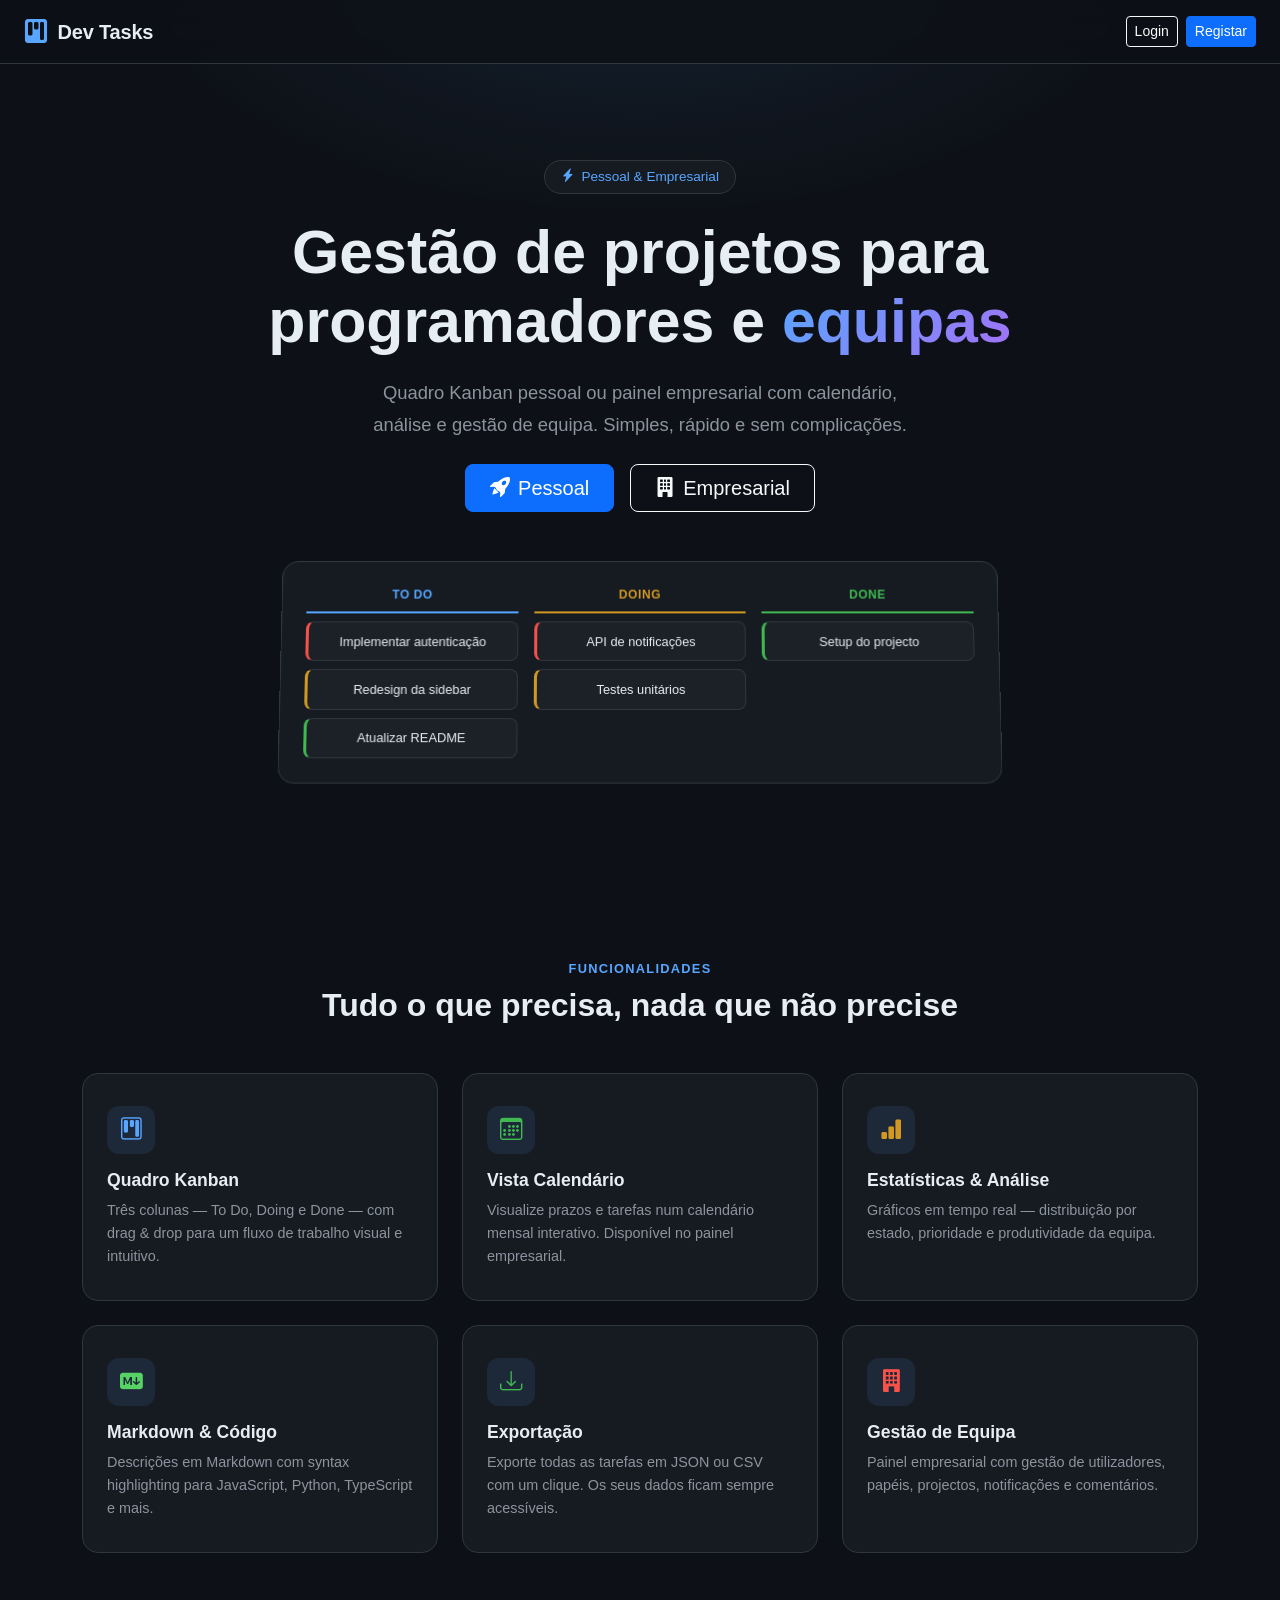
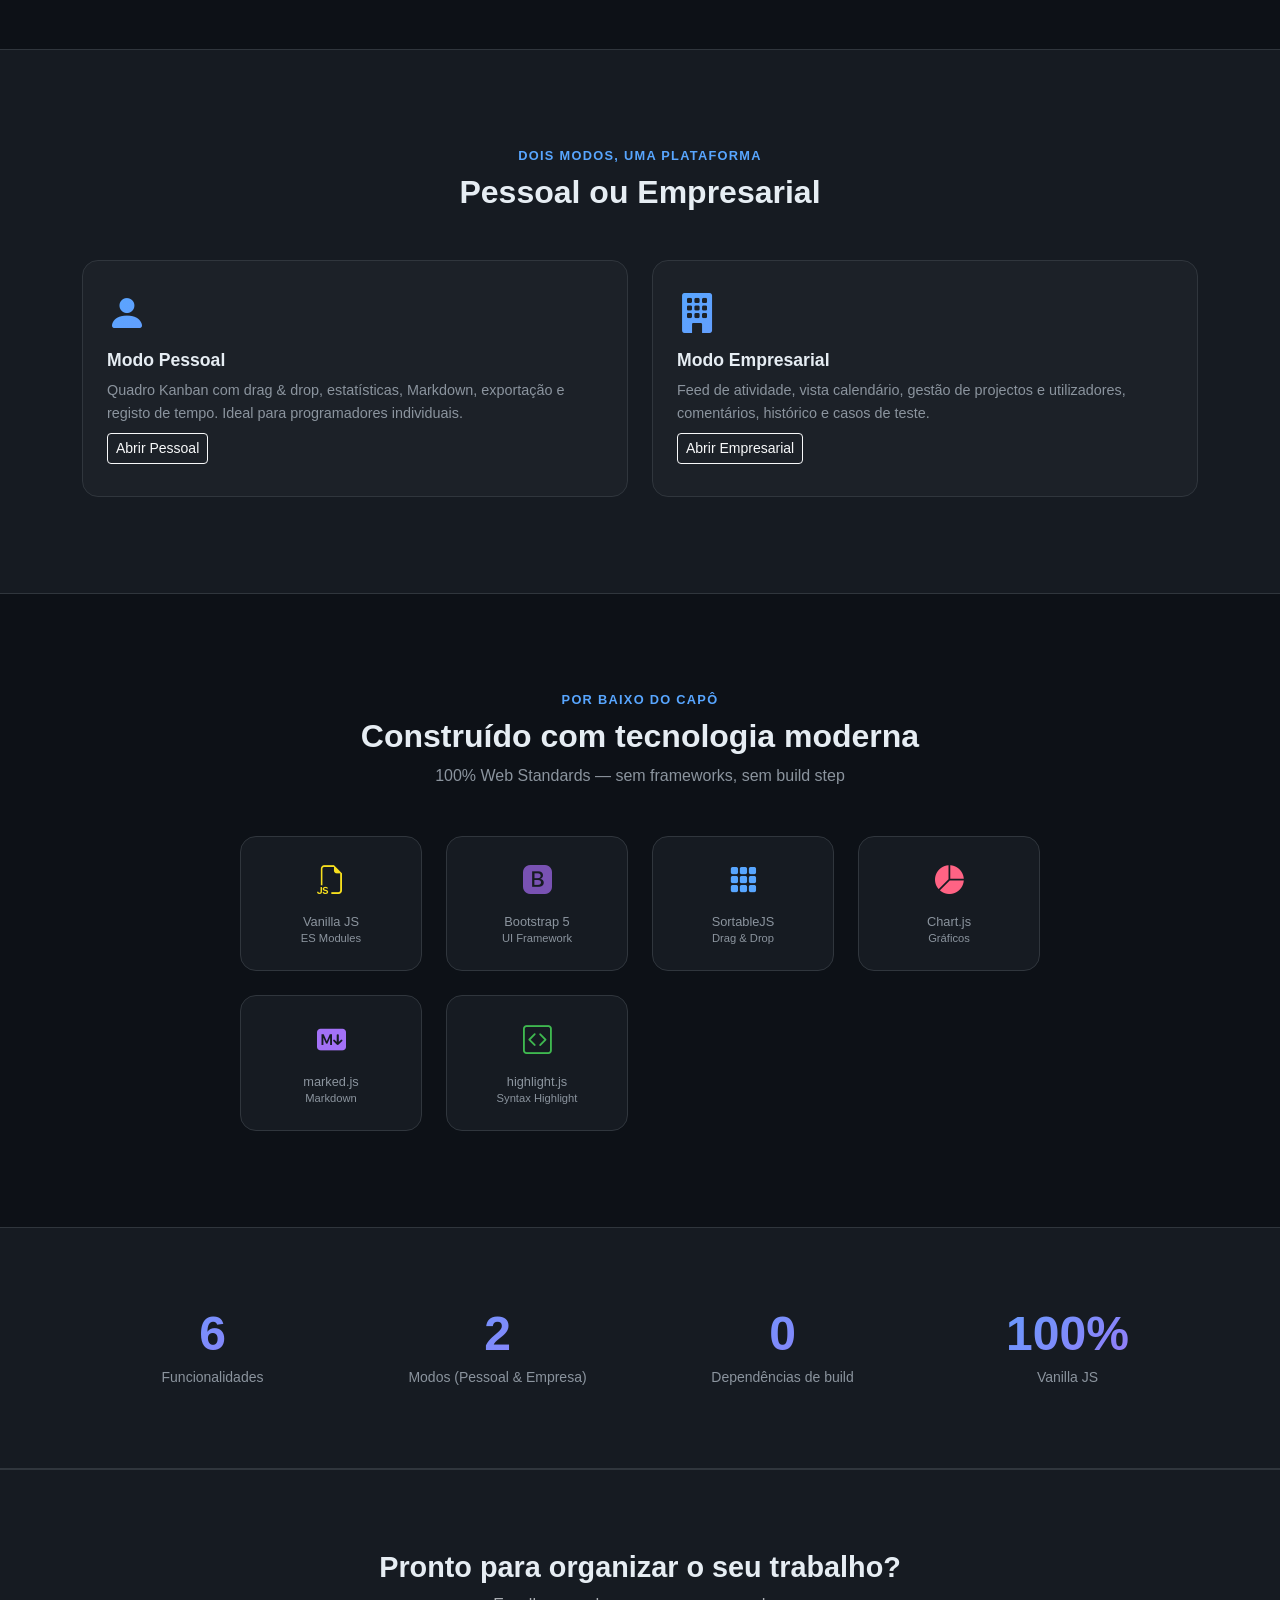
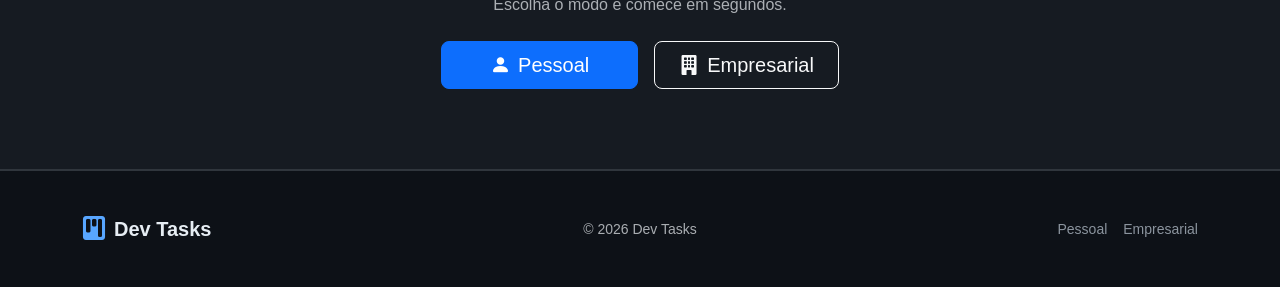
<file: index.html>
<!DOCTYPE html>
<html lang="pt" data-bs-theme="dark">
<head>
  <meta charset="UTF-8" />
  <meta name="viewport" content="width=device-width, initial-scale=1.0" />
  <meta name="description" content="Dev Tasks — Gestão de projetos para programadores e equipas. Kanban, calendário, estatísticas e gestão de equipa." />
  <meta name="theme-color" content="#0d1117" />
  <title>Dev Tasks — Gestão de projetos para devs</title>

  <link rel="icon" href="favicon.ico" type="image/x-icon" />
  <link rel="stylesheet" href="https://cdn.jsdelivr.net/npm/bootstrap@5.3.3/dist/css/bootstrap.min.css" crossorigin="anonymous" />
  <link rel="stylesheet" href="https://cdn.jsdelivr.net/npm/bootstrap-icons@1.11.3/font/bootstrap-icons.min.css" />
  <link rel="stylesheet" href="src/css/landing.css" />
  <link rel="manifest" href="manifest.json" />
</head>
<body>

  <!-- ===== NAV ===== -->
  <app-navbar variant="landing" home-href="./index.html" page-title="Dev Tasks" logo-icon="bi-kanban-fill">
    <div slot="actions" class="d-flex gap-2 align-items-center">
      <a href="login.html" class="btn btn-outline-light btn-sm">Login</a>
      <a href="register.html" class="btn btn-primary btn-sm">Registar</a>
    </div>
  </app-navbar>

  <main id="conteudo-principal">

  <!-- ===== HERO ===== -->
  <section class="hero" aria-labelledby="hero-heading">
    <div class="container text-center">
      <div class="hero-badge" aria-hidden="true">
        <i class="bi bi-lightning-charge-fill" aria-hidden="true"></i>
        Pessoal &amp; Empresarial
      </div>
      <h1 class="hero-title" id="hero-heading">
        Gestão de projetos para<br>
        programadores e <span class="text-gradient">equipas</span>
      </h1>
      <p class="hero-subtitle">
        Quadro Kanban pessoal ou painel empresarial com calendário, análise e gestão de equipa.
        Simples, rápido e sem complicações.
      </p>
      <div class="d-flex justify-content-center gap-3 mt-4">
        <a href="app.html" class="btn btn-primary btn-lg px-4">
          <i class="bi bi-rocket-takeoff-fill me-2" aria-hidden="true"></i>Pessoal
        </a>
        <a href="app-enterprise.html" class="btn btn-outline-light btn-lg px-4">
          <i class="bi bi-building-fill me-2" aria-hidden="true"></i>Empresarial
        </a>
      </div>

      <!-- Board preview -->
      <div class="hero-preview mt-5" aria-hidden="true">
        <div class="preview-board">
          <div class="preview-col">
            <div class="preview-col-header" style="--col-color: #58a6ff;">To Do</div>
            <div class="preview-card preview-card--alta">Implementar autenticação</div>
            <div class="preview-card preview-card--media">Redesign da sidebar</div>
            <div class="preview-card preview-card--baixa">Atualizar README</div>
          </div>
          <div class="preview-col">
            <div class="preview-col-header" style="--col-color: #d29922;">Doing</div>
            <div class="preview-card preview-card--alta">API de notificações</div>
            <div class="preview-card preview-card--media">Testes unitários</div>
          </div>
          <div class="preview-col">
            <div class="preview-col-header" style="--col-color: #3fb950;">Done</div>
            <div class="preview-card preview-card--baixa">Setup do projecto</div>
          </div>
        </div>
      </div>
    </div>
  </section>

  <!-- ===== FEATURES ===== -->
  <section id="features" class="features">
    <div class="container">
      <p class="section-label text-center">Funcionalidades</p>
      <h2 class="section-title text-center mb-5">Tudo o que precisa, nada que não precise</h2>
      <div class="row g-4">

        <div class="col-md-6 col-lg-4">
          <div class="feature-card">
            <div class="feature-icon" style="--accent: #58a6ff;">
              <i class="bi bi-kanban"></i>
            </div>
            <h3>Quadro Kanban</h3>
            <p>Três colunas — To Do, Doing e Done — com drag &amp; drop para um fluxo de trabalho visual e intuitivo.</p>
          </div>
        </div>

        <div class="col-md-6 col-lg-4">
          <div class="feature-card">
            <div class="feature-icon" style="--accent: #3fb950;">
              <i class="bi bi-calendar3"></i>
            </div>
            <h3>Vista Calendário</h3>
            <p>Visualize prazos e tarefas num calendário mensal interativo. Disponível no painel empresarial.</p>
          </div>
        </div>

        <div class="col-md-6 col-lg-4">
          <div class="feature-card">
            <div class="feature-icon" style="--accent: #d29922;">
              <i class="bi bi-bar-chart-fill"></i>
            </div>
            <h3>Estatísticas &amp; Análise</h3>
            <p>Gráficos em tempo real — distribuição por estado, prioridade e produtividade da equipa.</p>
          </div>
        </div>

        <div class="col-md-6 col-lg-4">
          <div class="feature-card">
            <div class="feature-icon" style="--accent: #56d364;">
              <i class="bi bi-markdown-fill"></i>
            </div>
            <h3>Markdown &amp; Código</h3>
            <p>Descrições em Markdown com syntax highlighting para JavaScript, Python, TypeScript e mais.</p>
          </div>
        </div>

        <div class="col-md-6 col-lg-4">
          <div class="feature-card">
            <div class="feature-icon" style="--accent: #3fb950;">
              <i class="bi bi-download"></i>
            </div>
            <h3>Exportação</h3>
            <p>Exporte todas as tarefas em JSON ou CSV com um clique. Os seus dados ficam sempre acessíveis.</p>
          </div>
        </div>

        <div class="col-md-6 col-lg-4">
          <div class="feature-card">
            <div class="feature-icon" style="--accent: #f85149;">
              <i class="bi bi-building-fill"></i>
            </div>
            <h3>Gestão de Equipa</h3>
            <p>Painel empresarial com gestão de utilizadores, papéis, projectos, notificações e comentários.</p>
          </div>
        </div>

      </div>
    </div>
  </section>

  <!-- ===== PLANS ===== -->
  <section class="how-it-works">
    <div class="container">
      <p class="section-label text-center">Dois modos, uma plataforma</p>
      <h2 class="section-title text-center mb-5">Pessoal ou Empresarial</h2>
      <div class="row g-4">
        <div class="col-md-6">
          <div class="step-card">
            <div class="step-number"><i class="bi bi-person-fill"></i></div>
            <h3>Modo Pessoal</h3>
            <p>Quadro Kanban com drag &amp; drop, estatísticas, Markdown, exportação e registo de tempo. Ideal para programadores individuais.</p>
            <a href="app.html" class="btn btn-sm btn-outline-light mt-2">Abrir Pessoal</a>
          </div>
        </div>
        <div class="col-md-6">
          <div class="step-card">
            <div class="step-number"><i class="bi bi-building-fill"></i></div>
            <h3>Modo Empresarial</h3>
            <p>Feed de atividade, vista calendário, gestão de projectos e utilizadores, comentários, histórico e casos de teste.</p>
            <a href="app-enterprise.html" class="btn btn-sm btn-outline-light mt-2">Abrir Empresarial</a>
          </div>
        </div>
      </div>
    </div>
  </section>

  <!-- ===== TECH STACK ===== -->
  <section class="tech-stack">
    <div class="container">
      <p class="section-label text-center">Por baixo do capô</p>
      <h2 class="section-title text-center mb-2">Construído com tecnologia moderna</h2>
      <p class="section-subtitle text-center mb-5">100% Web Standards — sem frameworks, sem build step</p>
      <div class="tech-grid">
        <div class="tech-item">
          <i class="bi bi-filetype-js tech-icon" style="color:#f7df1e"></i>
          <span>Vanilla JS<br><small>ES Modules</small></span>
        </div>
        <div class="tech-item">
          <i class="bi bi-bootstrap-fill tech-icon" style="color:#7952b3"></i>
          <span>Bootstrap 5<br><small>UI Framework</small></span>
        </div>
        <div class="tech-item">
          <i class="bi bi-grid-3x3-gap-fill tech-icon" style="color:#58a6ff"></i>
          <span>SortableJS<br><small>Drag &amp; Drop</small></span>
        </div>
        <div class="tech-item">
          <i class="bi bi-pie-chart-fill tech-icon" style="color:#ff6384"></i>
          <span>Chart.js<br><small>Gráficos</small></span>
        </div>
        <div class="tech-item">
          <i class="bi bi-markdown-fill tech-icon" style="color:#a371f7"></i>
          <span>marked.js<br><small>Markdown</small></span>
        </div>
        <div class="tech-item">
          <i class="bi bi-code-square tech-icon" style="color:#3fb950"></i>
          <span>highlight.js<br><small>Syntax Highlight</small></span>
        </div>
      </div>
    </div>
  </section>

  <!-- ===== STATS ===== -->
  <section class="stats-section" aria-labelledby="stats-heading">
    <div class="container">
      <h2 class="visually-hidden" id="stats-heading">Estatísticas da plataforma</h2>
      <div class="row g-4 text-center">
        <div class="col-6 col-md-3">
          <div class="stat-number">6</div>
          <div class="stat-label">Funcionalidades</div>
        </div>
        <div class="col-6 col-md-3">
          <div class="stat-number">2</div>
          <div class="stat-label">Modos (Pessoal &amp; Empresa)</div>
        </div>
        <div class="col-6 col-md-3">
          <div class="stat-number">0</div>
          <div class="stat-label">Dependências de build</div>
        </div>
        <div class="col-6 col-md-3">
          <div class="stat-number">100%</div>
          <div class="stat-label">Vanilla JS</div>
        </div>
      </div>
    </div>
  </section>

  <!-- ===== CTA ===== -->
  <section class="cta">
    <div class="container text-center">
      <h2 class="cta-title">Pronto para organizar o seu trabalho?</h2>
      <p class="text-muted mb-4">Escolha o modo e comece em segundos.</p>
      <div class="d-flex justify-content-center gap-3 flex-wrap">
        <a href="app.html" class="btn btn-primary btn-lg px-5">
          <i class="bi bi-person-fill me-2"></i>Pessoal
        </a>
        <a href="app-enterprise.html" class="btn btn-outline-light btn-lg px-4">
          <i class="bi bi-building-fill me-2"></i>Empresarial
        </a>
      </div>
    </div>
  </section>

  </main>

  <!-- ===== FOOTER ===== -->
  <footer class="landing-footer" aria-label="Rodapé">
    <div class="container">
      <div class="row align-items-center g-3">
        <div class="col-md-4">
          <a href="./index.html" class="landing-brand text-decoration-none">
            <i class="bi bi-kanban-fill" aria-hidden="true"></i>
            <span>Dev Tasks</span>
          </a>
        </div>
        <div class="col-md-4 text-center">
          <p class="mb-0 text-muted small">
            &copy; 2026 Dev Tasks 
          </p>
        </div>
        <div class="col-md-4 d-flex justify-content-md-end gap-3">
          <a href="app.html" class="footer-link">Pessoal</a>
          <a href="app-enterprise.html" class="footer-link">Empresarial</a>
        </div>
      </div>
    </div>
  </footer>
  <script src="src/components/app-navbar.js" type="module"></script>
</body>
</html>
</file>
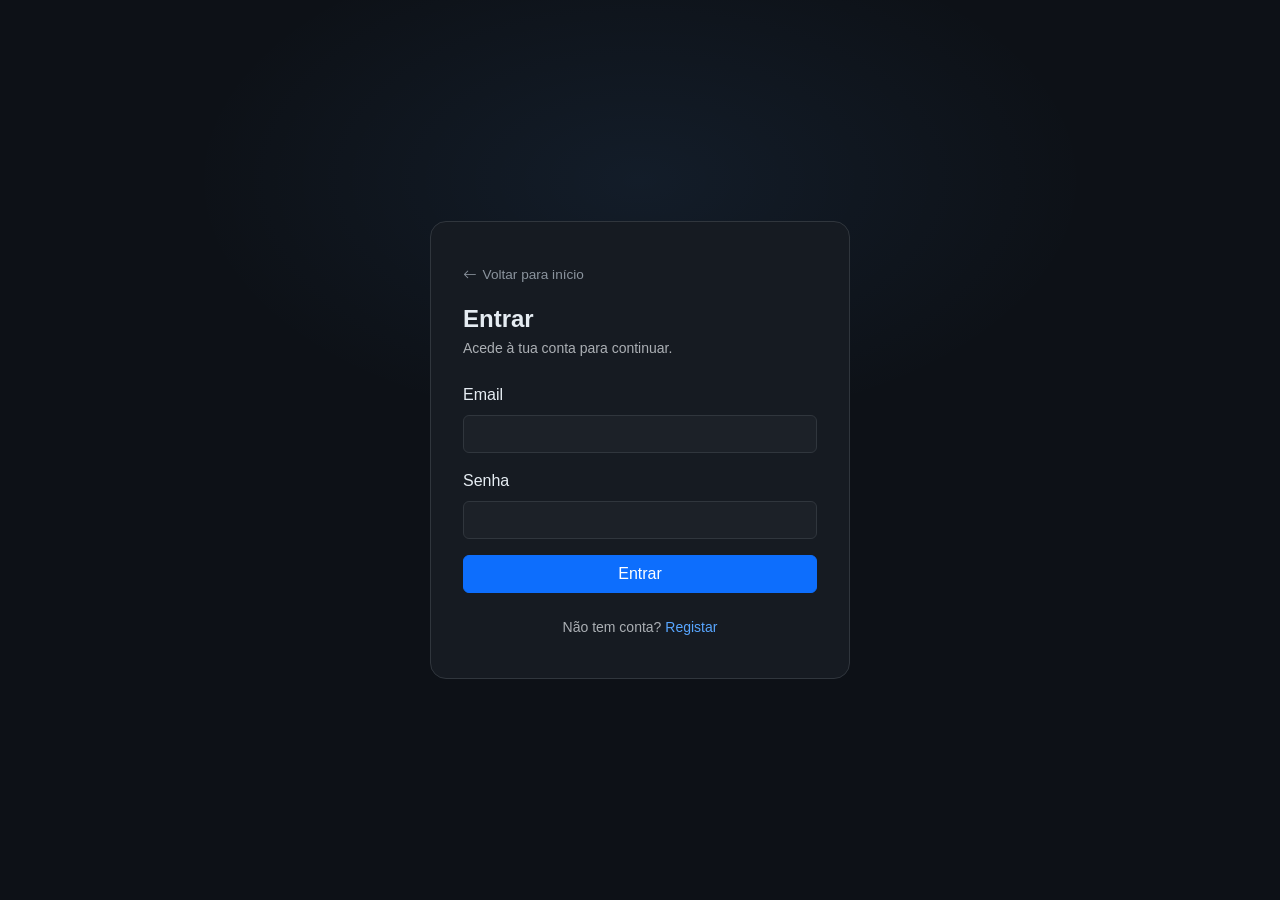
<file: login.html>
<!DOCTYPE html>
<html lang="pt" data-bs-theme="dark">
<head>
  <meta charset="UTF-8">
  <meta name="viewport" content="width=device-width, initial-scale=1.0">
  <title>Login</title>
  <link rel="stylesheet" href="https://cdn.jsdelivr.net/npm/bootstrap@5.3.3/dist/css/bootstrap.min.css" crossorigin="anonymous" />
  <link rel="stylesheet" href="https://cdn.jsdelivr.net/npm/bootstrap-icons@1.11.3/font/bootstrap-icons.min.css" />
  <link rel="stylesheet" href="src/css/landing.css">
</head>
<body class="auth-page">
  <main class="auth-wrapper">
    <div class="auth-card">
      <a href="index.html" class="auth-back">
        <i class="bi bi-arrow-left"></i>
        Voltar para início
      </a>

      <h1 class="auth-title">Entrar</h1>
      <p class="text-muted small mb-4">Acede à tua conta para continuar.</p>

      <form id="login-form" class="d-grid gap-3">
        <div>
          <label for="login-email" class="form-label">Email</label>
          <input type="email" id="login-email" name="email" class="form-control" required autocomplete="email">
        </div>
        <div>
          <label for="login-password" class="form-label">Senha</label>
          <input type="password" id="login-password" name="password" class="form-control" required autocomplete="current-password">
        </div>

        <button type="submit" id="btn-login" class="btn btn-primary w-100">Entrar</button>

        <div id="login-error" class="alert alert-danger py-2 small mb-0" style="display:none;" role="alert"></div>
      </form>

      <p class="text-center mt-4 mb-0 small text-muted">
        Não tem conta?
        <a href="register.html" class="auth-link">Registar</a>
      </p>
    </div>
  </main>

  <div id="mode-modal" style="display:none;position:fixed;inset:0;background:rgba(0,0,0,.55);z-index:9999;align-items:center;justify-content:center;padding:16px;">
    <div class="auth-card" style="width:min(420px,100%);padding:20px;">
      <h3 class="auth-title" style="font-size:1.25rem;margin-bottom:10px;">Escolhe o modo</h3>
      <p id="mode-help" class="text-muted small mb-3">Seleciona como queres entrar.</p>
      <div class="d-flex gap-2 flex-wrap">
        <button type="button" id="btn-mode-personal" class="btn btn-primary flex-grow-1">Pessoal</button>
        <button type="button" id="btn-mode-enterprise" class="btn btn-success flex-grow-1">Enterprise</button>
      </div>
      <button type="button" id="btn-mode-cancel" class="btn btn-outline-secondary w-100 mt-2">Cancelar</button>
    </div>
  </div>

  <script type="module">
    import { loginUser } from './src/js/api.js';

    const SESSION_KEY = 'devtasks_user';

    const form = document.getElementById('login-form');
    const errorDiv = document.getElementById('login-error');
    const submitBtn = document.getElementById('btn-login');
    const modeModal = document.getElementById('mode-modal');
    const modeHelp = document.getElementById('mode-help');
    const btnModePersonal = document.getElementById('btn-mode-personal');
    const btnModeEnterprise = document.getElementById('btn-mode-enterprise');
    const btnModeCancel = document.getElementById('btn-mode-cancel');
    let pendingUser = null;

    function readSession() {
      try {
        return JSON.parse(localStorage.getItem(SESSION_KEY) ?? 'null');
      } catch {
        return null;
      }
    }

    function showError(message) {
      errorDiv.textContent = message;
      errorDiv.style.display = 'block';
    }

    function hideError() {
      errorDiv.style.display = 'none';
      errorDiv.textContent = '';
    }

    function redirectBySession(session, mode = null) {
      if (mode === 'enterprise') {
        window.location.href = 'app-enterprise.html';
        return;
      }
      if (mode === 'personal') {
        window.location.href = 'app.html';
        return;
      }
      window.location.href = session?.organizationId ? 'app-enterprise.html' : 'app.html';
    }

    function openModeSelection(user) {
      pendingUser = user;
      btnModeEnterprise.disabled = false;
      modeHelp.textContent = 'Seleciona como queres entrar.';
      modeModal.style.display = 'flex';
    }

    function closeModeSelection() {
      modeModal.style.display = 'none';
      pendingUser = null;
    }

    const params = new URLSearchParams(window.location.search);
    const reason = params.get('reason');
    if (reason === 'auth_required') {
      showError('Faça login para aceder às aplicações.');
    } else if (reason === 'enterprise_required') {
      showError('A conta atual não tem acesso empresarial.');
    }

    const activeSession = readSession();
    if (activeSession?.id && activeSession?.email) {
      localStorage.removeItem(SESSION_KEY);
    }

    form.addEventListener('submit', async (e) => {
      e.preventDefault();
      hideError();

      const email = document.getElementById('login-email').value.trim();
      const password = document.getElementById('login-password').value;

      if (!email || !password) {
        showError('Preencha email e senha.');
        return;
      }

      submitBtn.disabled = true;

      try {
        const user = await loginUser(email, password);

        if (!user) {
          showError('Email ou senha inválidos.');
          submitBtn.disabled = false;
          return;
        }

        localStorage.setItem(SESSION_KEY, JSON.stringify({
          id: user.id,
          name: user.name,
          email: user.email,
          role: user.role ?? 'user',
          plan: user.plan ?? 'free',
          organizationId: user.organizationId ?? null,
        }));

        openModeSelection(user);
      } catch {
        showError('Erro ao tentar login. Tente novamente.');
        submitBtn.disabled = false;
      }
    });

    btnModePersonal.addEventListener('click', () => {
      if (!pendingUser) return;
      redirectBySession(pendingUser, 'personal');
    });

    btnModeEnterprise.addEventListener('click', () => {
      if (!pendingUser) return;
      redirectBySession(pendingUser, 'enterprise');
    });

    btnModeCancel.addEventListener('click', () => {
      localStorage.removeItem(SESSION_KEY);
      closeModeSelection();
      submitBtn.disabled = false;
      showError('Login cancelado. Escolhe o modo para continuar.');
    });
  </script>
</body>
</html>
</file>
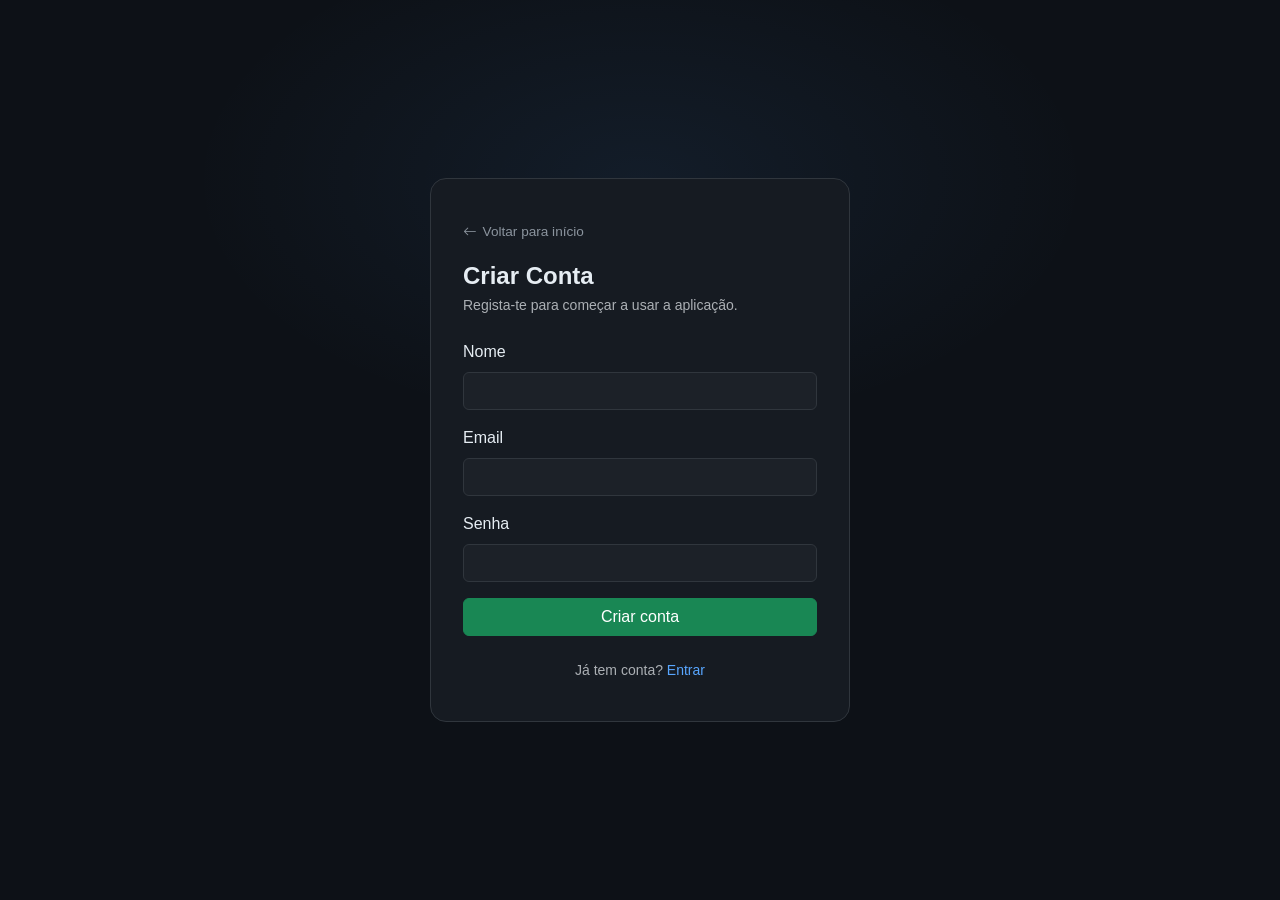
<file: register.html>
<!DOCTYPE html>
<html lang="pt" data-bs-theme="dark">
<head>
  <meta charset="UTF-8">
  <meta name="viewport" content="width=device-width, initial-scale=1.0">
  <title>Registrar</title>
  <link rel="stylesheet" href="https://cdn.jsdelivr.net/npm/bootstrap@5.3.3/dist/css/bootstrap.min.css" crossorigin="anonymous" />
  <link rel="stylesheet" href="https://cdn.jsdelivr.net/npm/bootstrap-icons@1.11.3/font/bootstrap-icons.min.css" />
  <link rel="stylesheet" href="src/css/landing.css">
</head>
<body class="auth-page">
  <main class="auth-wrapper">
    <div class="auth-card">
      <a href="index.html" class="auth-back">
        <i class="bi bi-arrow-left"></i>
        Voltar para início
      </a>

      <h1 class="auth-title">Criar Conta</h1>
      <p class="text-muted small mb-4">Regista-te para começar a usar a aplicação.</p>

      <form id="register-form" class="d-grid gap-3">
        <div>
          <label for="register-name" class="form-label">Nome</label>
          <input type="text" id="register-name" name="name" class="form-control" required autocomplete="name">
        </div>
        <div>
          <label for="register-email" class="form-label">Email</label>
          <input type="email" id="register-email" name="email" class="form-control" required autocomplete="email">
        </div>
        <div>
          <label for="register-password" class="form-label">Senha</label>
          <input type="password" id="register-password" name="password" class="form-control" required autocomplete="new-password" minlength="6">
        </div>

        <button type="submit" id="btn-register" class="btn btn-success w-100">Criar conta</button>

        <div id="register-error" class="alert alert-danger py-2 small mb-0" style="display:none;" role="alert"></div>
      </form>

      <p class="text-center mt-4 mb-0 small text-muted">
        Já tem conta?
        <a href="login.html" class="auth-link">Entrar</a>
      </p>
    </div>
  </main>

  <script type="module">
    import { registerUser } from './src/js/api.js';

    const SESSION_KEY = 'devtasks_user';

    const form = document.getElementById('register-form');
    const errorDiv = document.getElementById('register-error');
    const submitBtn = document.getElementById('btn-register');

    function showError(message) {
      errorDiv.textContent = message;
      errorDiv.style.display = 'block';
    }

    function hideError() {
      errorDiv.style.display = 'none';
      errorDiv.textContent = '';
    }

    form.addEventListener('submit', async (e) => {
      e.preventDefault();
      hideError();

      const name = document.getElementById('register-name').value.trim();
      const email = document.getElementById('register-email').value.trim();
      const password = document.getElementById('register-password').value;

      if (!name || !email || !password) {
        showError('Preencha todos os campos.');
        return;
      }

      if (password.length < 6) {
        showError('A senha deve ter pelo menos 6 caracteres.');
        return;
      }

      submitBtn.disabled = true;

      try {
        await registerUser({
          name,
          email,
          password,
          role: 'user',
          plan: 'free',
          organizationId: null,
        });

        localStorage.removeItem(SESSION_KEY);
        window.location.href = 'login.html';
      } catch (err) {
        if (err?.code === 'email_exists' || err?.message === 'email_exists') {
          showError('Já existe uma conta com este email.');
        } else if (String(err?.message || '').includes('Failed to fetch')) {
          showError('Sem ligação à MockAPI. Abre o projeto por servidor local (ex: http://localhost:8000) e tenta novamente.');
        } else {
          showError(`Erro ao criar conta: ${err?.message ?? 'tente novamente'}.`);
        }
        submitBtn.disabled = false;
      }
    });
  </script>
</body>
</html>
</file>
<file: src/css/landing.css>
/* ═══════════════════════════════════════════════════════════════════════════
   landing.css — Styles for landing page, login, and register pages
   ═══════════════════════════════════════════════════════════════════════════ */

:root {
  --bg-body: #0d1117;
  --bg-surface: #161b22;
  --bg-card: #1c2128;
  --border-color: #30363d;
  --accent-blue: #58a6ff;
  --accent-green: #3fb950;
  --accent-yellow: #d29922;
  --accent-red: #f85149;
  --accent-purple: #a371f7;
  --text-primary: #e6edf3;
  --text-muted: #8b949e;
}

* { box-sizing: border-box; }

body {
  background: var(--bg-body);
  color: var(--text-primary);
  font-family: -apple-system, BlinkMacSystemFont, 'Segoe UI', Roboto, Oxygen, Ubuntu, Cantarell, sans-serif;
  min-height: 100vh;
}

/* ── Nav ───────────────────────────────────────────────────────────────────── */

.landing-nav {
  position: fixed;
  top: 0;
  left: 0;
  right: 0;
  z-index: 1000;
  padding: 1rem 0;
  background: rgba(13, 17, 23, 0.85);
  backdrop-filter: blur(12px);
  border-bottom: 1px solid var(--border-color);
}

.landing-brand {
  display: flex;
  align-items: center;
  gap: 0.5rem;
  text-decoration: none;
  color: var(--text-primary);
  font-weight: 700;
  font-size: 1.25rem;
}

.landing-brand i {
  font-size: 1.5rem;
  color: var(--accent-blue);
}

.landing-brand:hover {
  color: var(--accent-blue);
}

/* ── Hero ──────────────────────────────────────────────────────────────────── */

.hero {
  padding: 10rem 0 5rem;
  background:
    radial-gradient(ellipse 60% 50% at 50% -10%, rgba(88, 166, 255, 0.12) 0%, transparent 70%),
    var(--bg-body);
}

.hero-badge {
  display: inline-flex;
  align-items: center;
  gap: 0.4rem;
  padding: 0.35rem 1rem;
  margin-bottom: 1.5rem;
  border-radius: 2rem;
  border: 1px solid var(--border-color);
  background: var(--bg-surface);
  color: var(--accent-blue);
  font-size: 0.85rem;
  font-weight: 500;
}

.hero-title {
  font-size: clamp(2.2rem, 5vw, 3.8rem);
  font-weight: 800;
  line-height: 1.15;
  margin-bottom: 1.25rem;
}

.text-gradient {
  background: linear-gradient(135deg, var(--accent-blue), var(--accent-purple));
  -webkit-background-clip: text;
  -webkit-text-fill-color: transparent;
  background-clip: text;
}

.hero-subtitle {
  max-width: 560px;
  margin: 0 auto;
  font-size: 1.15rem;
  color: var(--text-muted);
  line-height: 1.7;
}

/* ── Board Preview ─────────────────────────────────────────────────────────── */

.hero-preview {
  perspective: 1000px;
}

.preview-board {
  display: grid;
  grid-template-columns: repeat(3, 1fr);
  gap: 1rem;
  max-width: 720px;
  margin: 0 auto;
  padding: 1.5rem;
  background: var(--bg-surface);
  border: 1px solid var(--border-color);
  border-radius: 1rem;
  transform: rotateX(4deg);
  transition: transform 0.4s ease;
}

.preview-board:hover {
  transform: rotateX(0deg);
}

.preview-col {
  display: flex;
  flex-direction: column;
  gap: 0.5rem;
}

.preview-col-header {
  font-size: 0.75rem;
  font-weight: 700;
  text-transform: uppercase;
  letter-spacing: 0.05em;
  color: var(--col-color);
  padding-bottom: 0.5rem;
  border-bottom: 2px solid var(--col-color);
}

.preview-card {
  background: var(--bg-card);
  border: 1px solid var(--border-color);
  border-radius: 0.5rem;
  padding: 0.6rem 0.75rem;
  font-size: 0.8rem;
  border-left: 3px solid var(--border-color);
}

.preview-card--alta  { border-left-color: var(--accent-red); }
.preview-card--media { border-left-color: var(--accent-yellow); }
.preview-card--baixa { border-left-color: var(--accent-green); }

/* ── Features ──────────────────────────────────────────────────────────────── */

.features {
  padding: 6rem 0;
}

.section-title {
  font-size: 2rem;
  font-weight: 700;
}

.feature-card {
  background: var(--bg-surface);
  border: 1px solid var(--border-color);
  border-radius: 1rem;
  padding: 2rem 1.5rem;
  height: 100%;
  transition: border-color 0.25s, transform 0.25s;
}

.feature-card:hover {
  border-color: var(--accent-blue);
  transform: translateY(-4px);
}

.feature-icon {
  width: 3rem;
  height: 3rem;
  display: flex;
  align-items: center;
  justify-content: center;
  border-radius: 0.75rem;
  background: rgba(88, 166, 255, 0.1);
  color: var(--accent, var(--accent-blue));
  font-size: 1.4rem;
  margin-bottom: 1rem;
}

.feature-card h3 {
  font-size: 1.1rem;
  font-weight: 600;
  margin-bottom: 0.5rem;
}

.feature-card p {
  font-size: 0.9rem;
  color: var(--text-muted);
  margin-bottom: 0;
  line-height: 1.6;
}

/* ── CTA ───────────────────────────────────────────────────────────────────── */

.cta {
  padding: 5rem 0;
  background: var(--bg-surface);
  border-top: 1px solid var(--border-color);
  border-bottom: 1px solid var(--border-color);
}

.cta-title {
  font-size: 1.8rem;
  font-weight: 700;
  margin-bottom: 0.5rem;
}

/* ── How It Works ──────────────────────────────────────────────────────────── */

.how-it-works {
  padding: 6rem 0;
  background: var(--bg-surface);
  border-top: 1px solid var(--border-color);
  border-bottom: 1px solid var(--border-color);
}

.section-label {
  font-size: 0.8rem;
  font-weight: 600;
  text-transform: uppercase;
  letter-spacing: 0.1em;
  color: var(--accent-blue);
  margin-bottom: 0.5rem;
}

.section-subtitle {
  color: var(--text-muted);
  font-size: 1rem;
  max-width: 520px;
  margin-left: auto;
  margin-right: auto;
}

.step-card {
  background: var(--bg-card);
  border: 1px solid var(--border-color);
  border-radius: 1rem;
  padding: 2rem 1.5rem;
  height: 100%;
  position: relative;
  transition: border-color 0.25s, transform 0.25s;
}

.step-card:hover {
  border-color: var(--accent-blue);
  transform: translateY(-4px);
}

.step-number {
  font-size: 2.5rem;
  font-weight: 800;
  line-height: 1;
  margin-bottom: 1rem;
  background: linear-gradient(135deg, var(--accent-blue), var(--accent-purple));
  -webkit-background-clip: text;
  -webkit-text-fill-color: transparent;
  background-clip: text;
}

.step-card h3 {
  font-size: 1.1rem;
  font-weight: 600;
  margin-bottom: 0.5rem;
}

.step-card p {
  font-size: 0.9rem;
  color: var(--text-muted);
  margin-bottom: 0;
  line-height: 1.6;
}

/* ── Tech Stack ────────────────────────────────────────────────────────────── */

.tech-stack {
  padding: 6rem 0;
}

.tech-grid {
  display: grid;
  grid-template-columns: repeat(4, 1fr);
  gap: 1.5rem;
  max-width: 800px;
  margin: 0 auto;
}

.tech-item {
  display: flex;
  flex-direction: column;
  align-items: center;
  gap: 0.75rem;
  padding: 1.5rem 1rem;
  background: var(--bg-surface);
  border: 1px solid var(--border-color);
  border-radius: 1rem;
  text-align: center;
  font-size: 0.8rem;
  color: var(--text-muted);
  font-weight: 500;
  transition: border-color 0.2s, transform 0.2s;
  line-height: 1.4;
}

.tech-item:hover {
  border-color: var(--border-color);
  transform: translateY(-3px);
  color: var(--text-primary);
}

.tech-item small {
  display: block;
  font-size: 0.7rem;
  color: var(--text-muted);
  font-weight: 400;
}

.tech-icon {
  font-size: 1.8rem;
}

/* ── Stats Section ─────────────────────────────────────────────────────────── */

.stats-section {
  padding: 5rem 0;
  background: var(--bg-surface);
  border-top: 1px solid var(--border-color);
  border-bottom: 1px solid var(--border-color);
}

.stat-number {
  font-size: clamp(2.2rem, 5vw, 3rem);
  font-weight: 800;
  background: linear-gradient(135deg, var(--accent-blue), var(--accent-purple));
  -webkit-background-clip: text;
  -webkit-text-fill-color: transparent;
  background-clip: text;
  line-height: 1.1;
  margin-bottom: 0.4rem;
}

.stat-label {
  font-size: 0.875rem;
  color: var(--text-muted);
  font-weight: 500;
}

/* ── Footer ────────────────────────────────────────────────────────────────── */

.landing-footer {
  padding: 2.5rem 0;
  border-top: 1px solid var(--border-color);
}

.footer-link {
  font-size: 0.875rem;
  color: var(--text-muted);
  text-decoration: none;
  transition: color 0.15s;
}

.footer-link:hover {
  color: var(--accent-blue);
}

/* ═══════════════════════════════════════════════════════════════════════════
   Auth pages (login / register)
   ═══════════════════════════════════════════════════════════════════════════ */

.auth-page {
  display: flex;
  align-items: center;
  justify-content: center;
  min-height: 100vh;
  padding: 2rem 1rem;
  background:
    radial-gradient(ellipse 50% 40% at 50% 20%, rgba(88, 166, 255, 0.08) 0%, transparent 70%),
    var(--bg-body);
}

.auth-wrapper {
  width: 100%;
  max-width: 420px;
}

.auth-card {
  background: var(--bg-surface);
  border: 1px solid var(--border-color);
  border-radius: 1rem;
  padding: 2.5rem 2rem;
}

.auth-back {
  display: inline-flex;
  align-items: center;
  gap: 0.35rem;
  font-size: 0.85rem;
  color: var(--text-muted);
  text-decoration: none;
  margin-bottom: 1.25rem;
  transition: color 0.15s;
}

.auth-back:hover {
  color: var(--accent-blue);
}

.auth-title {
  font-size: 1.5rem;
  font-weight: 700;
  margin-bottom: 0.25rem;
}

.auth-link {
  color: var(--accent-blue);
  text-decoration: none;
  font-weight: 500;
}

/* ── Login mode toggle ──────────────────────────────────────────────────────────── */

.login-mode-toggle {
  display: flex;
  background: var(--bg-body, #0d1117);
  border: 1px solid var(--border-color, #30363d);
  border-radius: 0.6rem;
  padding: 3px;
  gap: 3px;
}

.login-mode-btn {
  flex: 1;
  padding: 0.45rem 0.75rem;
  font-size: 0.85rem;
  font-weight: 500;
  border: none;
  border-radius: 0.45rem;
  background: transparent;
  color: var(--text-muted, #8b949e);
  cursor: pointer;
  transition: background 0.18s, color 0.18s;
  display: flex;
  align-items: center;
  justify-content: center;
  gap: 0.3rem;
}

.login-mode-btn--active {
  background: var(--bg-surface, #161b22);
  color: var(--text-primary, #e6edf3);
  box-shadow: 0 1px 3px rgba(0,0,0,0.3);
}

.login-mode-btn:hover:not(.login-mode-btn--active) {
  color: var(--text-secondary, #c9d1d9);
}

.enterprise-page {
  min-height: 100vh;
  background: var(--bg-body, #0d1117);
  padding-top: 56px; /* space for topbar */
}

/* Top navigation bar */
.enterprise-topbar {
  position: fixed;
  top: 0;
  left: 0;
  right: 0;
  height: 56px;
  display: flex;
  align-items: center;
  gap: 1rem;
  padding: 0 1.5rem;
  background: var(--bg-surface, #161b22);
  border-bottom: 1px solid var(--border-color, #30363d);
  z-index: 1000;
}

.enterprise-topbar .landing-brand {
  margin-right: auto;
}

.enterprise-topbar__badge {
  font-size: 0.75rem;
  font-weight: 600;
  padding: 0.25rem 0.65rem;
  border-radius: 2rem;
  background: rgba(88, 166, 255, 0.1);
  color: #58a6ff;
  border: 1px solid rgba(88, 166, 255, 0.25);
}

.enterprise-topbar__link {
  font-size: 0.8rem;
  color: var(--text-muted, #8b949e);
  text-decoration: none;
  transition: color 0.15s;
}

.enterprise-topbar__link:hover {
  color: var(--accent-blue, #58a6ff);
}

/* Two-column layout */
.enterprise-layout {
  display: grid;
  grid-template-columns: 280px 1fr;
  min-height: calc(100vh - 56px);
}

@media (max-width: 768px) {
  .enterprise-layout {
    grid-template-columns: 1fr;
  }
}

/* ── Sidebar ───────────────────────────────────────────────────────────────── */

.enterprise-sidebar {
  background: var(--bg-surface, #161b22);
  border-right: 1px solid var(--border-color, #30363d);
  padding: 2rem 0;
  position: sticky;
  top: 56px;
  height: calc(100vh - 56px);
  overflow-y: auto;
}

.enterprise-sidebar__inner {
  padding: 0 1.5rem;
}

.enterprise-sidebar__title {
  font-size: 1.1rem;
  font-weight: 700;
  margin-bottom: 0.25rem;
  color: var(--text-primary, #e6edf3);
}

.enterprise-sidebar__sub {
  font-size: 0.8rem;
  color: var(--text-muted, #8b949e);
  margin-bottom: 1.75rem;
}

/* Step indicators */
.enterprise-steps {
  list-style: none;
  padding: 0;
  margin: 0;
  display: flex;
  flex-direction: column;
  gap: 0.25rem;
}

.enterprise-step {
  display: flex;
  align-items: flex-start;
  gap: 0.9rem;
  padding: 0.65rem 0.75rem;
  border-radius: 0.5rem;
  transition: background 0.15s;
  color: var(--text-muted, #8b949e);
}

.enterprise-step--active {
  background: rgba(88, 166, 255, 0.08);
  color: #58a6ff;
}

.enterprise-step--done {
  color: #3fb950;
}

.enterprise-step__num {
  display: inline-flex;
  align-items: center;
  justify-content: center;
  width: 1.75rem;
  height: 1.75rem;
  border-radius: 50%;
  flex-shrink: 0;
  font-size: 0.8rem;
  font-weight: 700;
  background: var(--border-color, #30363d);
  color: var(--text-muted, #8b949e);
  transition: background 0.2s, color 0.2s;
}

.enterprise-step--active .enterprise-step__num {
  background: #58a6ff;
  color: #0d1117;
}

.enterprise-step--done .enterprise-step__num {
  background: #3fb950;
  color: #0d1117;
}

.enterprise-step__label {
  font-size: 0.875rem;
  font-weight: 600;
}

.enterprise-step__desc {
  font-size: 0.75rem;
  opacity: 0.7;
}

/* Plan summary card */
.plan-summary {
  margin-top: 1.5rem;
  padding: 1rem;
  background: rgba(88, 166, 255, 0.06);
  border: 1px solid rgba(88, 166, 255, 0.2);
  border-radius: 0.6rem;
}

.plan-summary__name {
  font-size: 0.75rem;
  text-transform: uppercase;
  letter-spacing: 0.08em;
  color: #58a6ff;
  font-weight: 700;
  margin-bottom: 0.25rem;
}

.plan-summary__seats {
  font-size: 0.8rem;
  color: var(--text-secondary, #c9d1d9);
}

.plan-summary__price {
  font-size: 0.9rem;
  font-weight: 600;
  color: var(--text-primary, #e6edf3);
  margin-top: 0.3rem;
}

/* Trust badges */
.enterprise-trust {
  display: flex;
  flex-direction: column;
  gap: 0.5rem;
}

.trust-item {
  font-size: 0.78rem;
  color: var(--text-muted, #8b949e);
}

/* ── Main content area ─────────────────────────────────────────────────────── */

.enterprise-main {
  padding: 2.5rem 2rem;
  overflow-y: auto;
  max-width: 860px;
}

.enterprise-section__title {
  font-size: 1.3rem;
  font-weight: 700;
  margin-bottom: 0.25rem;
  color: var(--text-primary, #e6edf3);
}

/* ── Plan cards grid ───────────────────────────────────────────────────────── */

.plan-grid {
  display: grid;
  grid-template-columns: repeat(3, 1fr);
  gap: 1rem;
}

@media (max-width: 900px) {
  .plan-grid { grid-template-columns: 1fr; }
}

.plan-card {
  display: flex;
  flex-direction: column;
  border: 2px solid var(--border-color, #30363d);
  border-radius: 0.8rem;
  padding: 1.25rem 1rem;
  cursor: pointer;
  transition: border-color 0.2s, box-shadow 0.2s, transform 0.15s;
  background: var(--bg-surface, #161b22);
  position: relative;
  user-select: none;
}

.plan-card:hover {
  border-color: rgba(88, 166, 255, 0.4);
  transform: translateY(-2px);
}

.plan-card--selected,
.plan-card--featured.plan-card--selected {
  border-color: #58a6ff;
  box-shadow: 0 0 0 3px rgba(88, 166, 255, 0.2);
}

.plan-card--featured {
  border-color: rgba(88, 166, 255, 0.5);
}

.plan-card__ribbon {
  position: absolute;
  top: -1px;
  right: -1px;
  background: #58a6ff;
  color: #0d1117;
  font-size: 0.65rem;
  font-weight: 700;
  letter-spacing: 0.05em;
  text-transform: uppercase;
  padding: 0.2rem 0.6rem;
  border-radius: 0 0.8rem 0 0.5rem;
}

.plan-card__head {
  text-align: center;
  margin-bottom: 1rem;
  padding-bottom: 1rem;
  border-bottom: 1px solid var(--border-color, #30363d);
}

.plan-card__icon {
  width: 2.5rem;
  height: 2.5rem;
  border-radius: 50%;
  background: rgba(255,255,255,0.05);
  display: flex;
  align-items: center;
  justify-content: center;
  margin: 0 auto 0.5rem;
  font-size: 1.2rem;
  color: var(--text-secondary, #c9d1d9);
}

.plan-card__icon--blue { background: rgba(88, 166, 255, 0.1); color: #58a6ff; }
.plan-card__icon--purple { background: rgba(163, 113, 247, 0.12); color: #a371f7; }

.plan-card__name {
  font-size: 1rem;
  font-weight: 700;
  color: var(--text-primary, #e6edf3);
  margin-bottom: 0.15rem;
}

.plan-card__price {
  font-size: 1.1rem;
  font-weight: 700;
  color: #58a6ff;
}

.plan-card__period {
  font-size: 0.72rem;
  font-weight: 400;
  color: var(--text-muted, #8b949e);
}

.plan-card__seats {
  font-size: 0.78rem;
  color: var(--text-muted, #8b949e);
  margin-top: 0.15rem;
}

.plan-card__features {
  list-style: none;
  padding: 0;
  margin: 0 0 1rem;
  flex: 1;
  display: flex;
  flex-direction: column;
  gap: 0.3rem;
  font-size: 0.8rem;
  color: var(--text-secondary, #c9d1d9);
}

.plan-card__features li {
  display: flex;
  align-items: center;
  gap: 0.4rem;
}

.plan-card__badge {
  text-align: center;
  font-size: 0.7rem;
  padding: 0.2rem 0.5rem;
  border-radius: 2rem;
  background: rgba(255,255,255,0.05);
  color: var(--text-muted, #8b949e);
  border: 1px solid var(--border-color, #30363d);
}

.plan-card__badge--blue   { background: rgba(88, 166, 255, 0.08); color: #58a6ff; border-color: rgba(88,166,255,0.2); }
.plan-card__badge--purple { background: rgba(163,113,247,0.08); color: #a371f7; border-color: rgba(163,113,247,0.2); }

/* ── Buttons ───────────────────────────────────────────────────────────────── */

.btn-enterprise-next {
  padding: 0.6rem 1.5rem;
  font-weight: 600;
  border-radius: 0.5rem;
}

.btn-enterprise-back {
  padding: 0.55rem 1.25rem;
  font-size: 0.9rem;
  border-radius: 0.5rem;
  color: var(--text-muted, #8b949e);
}

/* ── Password strength bar ─────────────────────────────────────────────────── */

.pw-strength-bar {
  height: 4px;
  background: var(--border-color, #30363d);
  border-radius: 2px;
  overflow: hidden;
  margin-top: 0.4rem;
}

.pw-strength-fill {
  height: 100%;
  width: 0;
  border-radius: 2px;
  transition: width 0.3s ease, background-color 0.3s ease;
}

/* ── Summary card ──────────────────────────────────────────────────────────── */

.enterprise-summary {
  background: var(--bg-surface, #161b22);
  border: 1px solid var(--border-color, #30363d);
  border-radius: 0.65rem;
  padding: 1.25rem 1.5rem;
  margin-bottom: 1.5rem;
}

.enterprise-summary__title {
  font-size: 0.75rem;
  text-transform: uppercase;
  letter-spacing: 0.08em;
  font-weight: 700;
  color: var(--text-muted, #8b949e);
  margin-bottom: 0.75rem;
}

.enterprise-summary__grid {
  display: grid;
  grid-template-columns: repeat(2, 1fr);
  gap: 0.5rem 1.5rem;
}

.enterprise-summary__row {
  display: flex;
  flex-direction: column;
  gap: 0.1rem;
}

.enterprise-summary__key {
  font-size: 0.72rem;
  color: var(--text-muted, #8b949e);
  text-transform: uppercase;
  letter-spacing: 0.06em;
}

.enterprise-summary__val {
  font-size: 0.9rem;
  font-weight: 600;
  color: var(--text-primary, #e6edf3);
}

/* ── Success state ─────────────────────────────────────────────────────────── */

.success-icon {
  width: 4rem;
  height: 4rem;
  background: rgba(63, 185, 80, 0.12);
  border: 2px solid #3fb950;
  border-radius: 50%;
  display: flex;
  align-items: center;
  justify-content: center;
  font-size: 1.8rem;
  color: #3fb950;
  margin: 0 auto 1.5rem;
}

.success-checklist {
  list-style: none;
  padding: 0;
  margin: 1.5rem 0;
  display: flex;
  flex-direction: column;
  gap: 0.5rem;
}

.success-check-item {
  display: flex;
  align-items: center;
  gap: 0.5rem;
  font-size: 0.9rem;
  color: var(--text-secondary, #c9d1d9);
}

.auth-link:hover {
  text-decoration: underline;
}

/* Input group styling */
.auth-card .input-group-text {
  background: var(--bg-card);
  border-color: var(--border-color);
  color: var(--text-muted);
}

.auth-card .form-control {
  background: var(--bg-card);
  border-color: var(--border-color);
  color: var(--text-primary);
}

.auth-card .form-control:focus {
  border-color: var(--accent-blue);
  box-shadow: 0 0 0 0.2rem rgba(88, 166, 255, 0.15);
}

.auth-card .form-control::placeholder {
  color: var(--text-muted);
  opacity: 0.6;
}

/* ── Responsive ────────────────────────────────────────────────────────────── */

@media (max-width: 768px) {
  .hero { padding: 8rem 0 3rem; }

  .preview-board {
    grid-template-columns: 1fr;
    transform: none;
  }

  .preview-board:hover {
    transform: none;
  }

  .tech-grid {
    grid-template-columns: repeat(2, 1fr);
  }

  .auth-card {
    padding: 2rem 1.5rem;
  }
}

/* ── Google Sign-In ─────────────────────────────────────────────────────────── */

.auth-divider {
  display: flex;
  align-items: center;
  gap: 0.75rem;
  color: var(--text-muted);
  font-size: 0.8rem;
}

.auth-divider::before,
.auth-divider::after {
  content: '';
  flex: 1;
  height: 1px;
  background: var(--border-color);
}

.btn-google {
  display: flex;
  align-items: center;
  justify-content: center;
  gap: 0.625rem;
  width: 100%;
  padding: 0.6rem 1rem;
  background: #fff;
  color: #3c4043;
  border: 1px solid #dadce0;
  border-radius: 6px;
  font-size: 0.9rem;
  font-weight: 500;
  cursor: pointer;
  transition: background 0.15s, box-shadow 0.15s;
}

.btn-google:hover {
  background: #f8f9fa;
  box-shadow: 0 1px 4px rgba(0,0,0,0.3);
}

.btn-google:active {
  background: #f1f3f4;
}

.g-signin-container {
  display: flex;
  justify-content: center;
  min-height: 44px;
}
</file>
